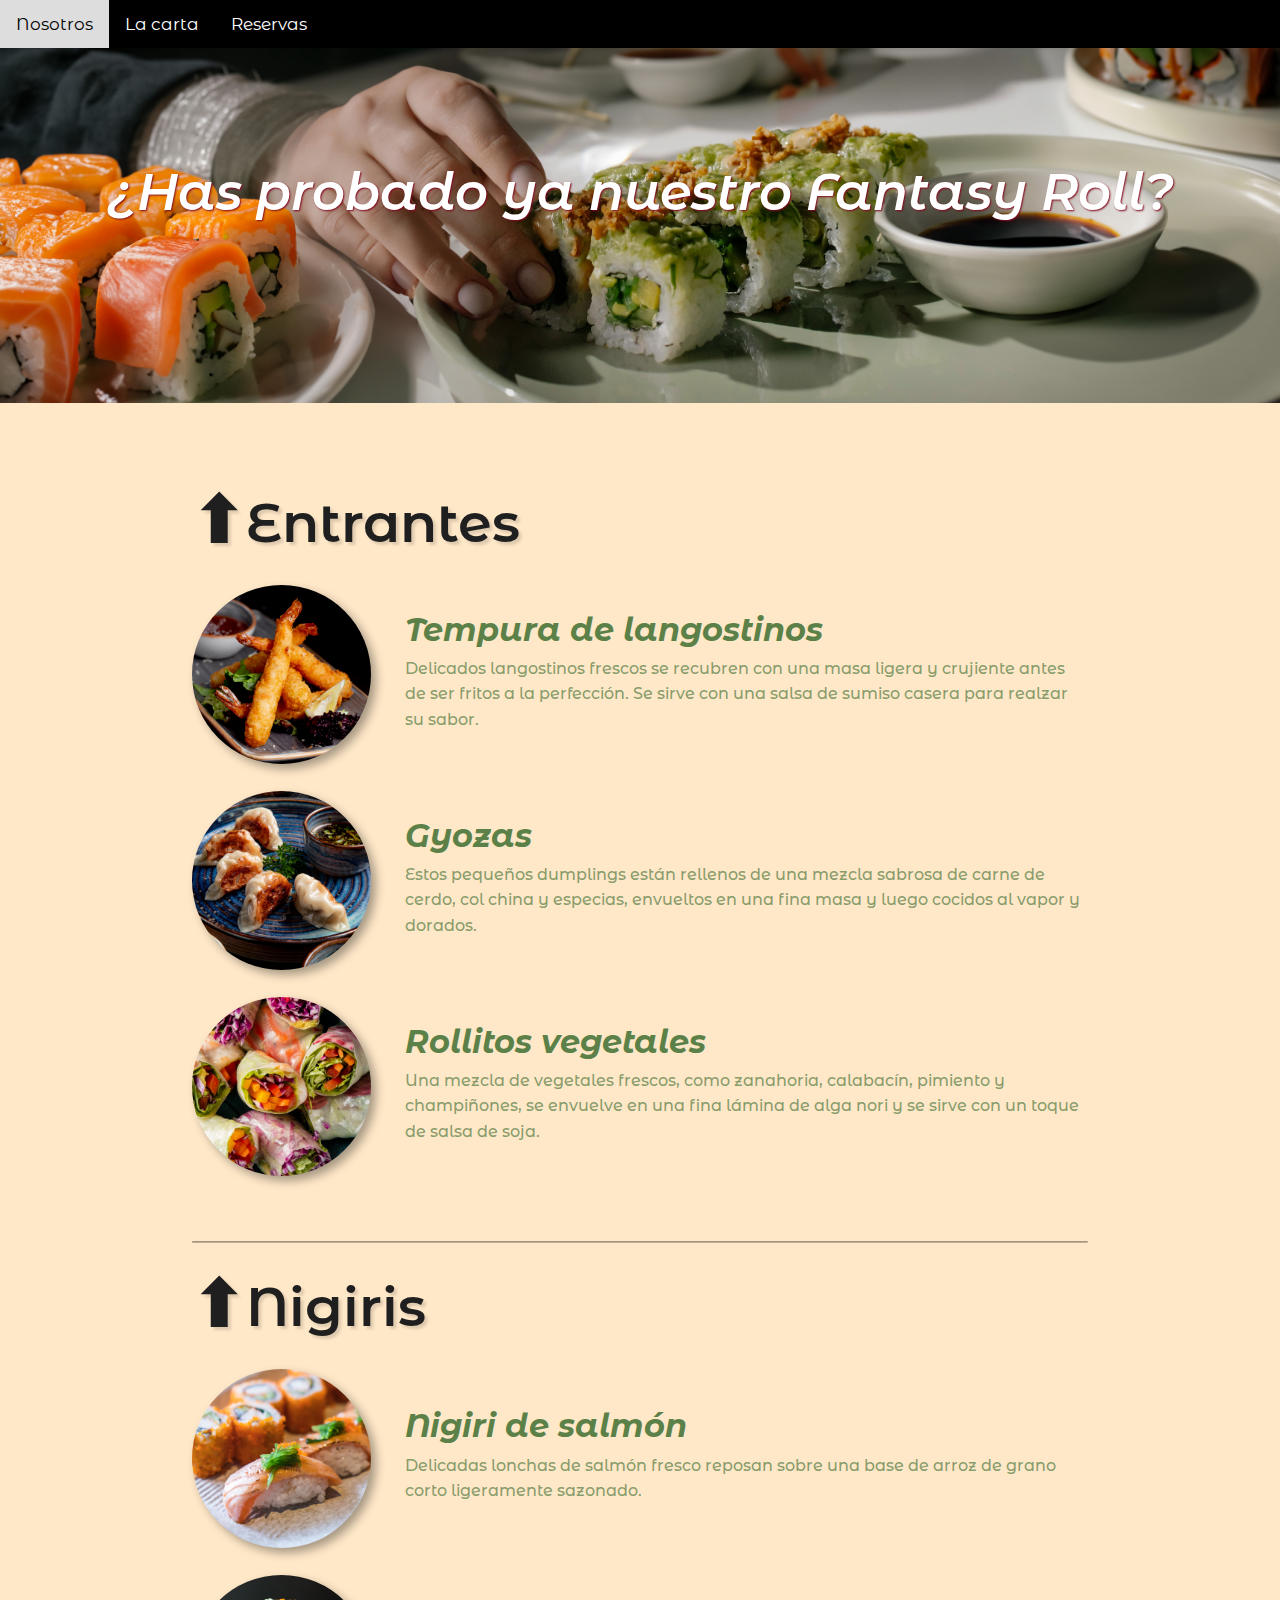
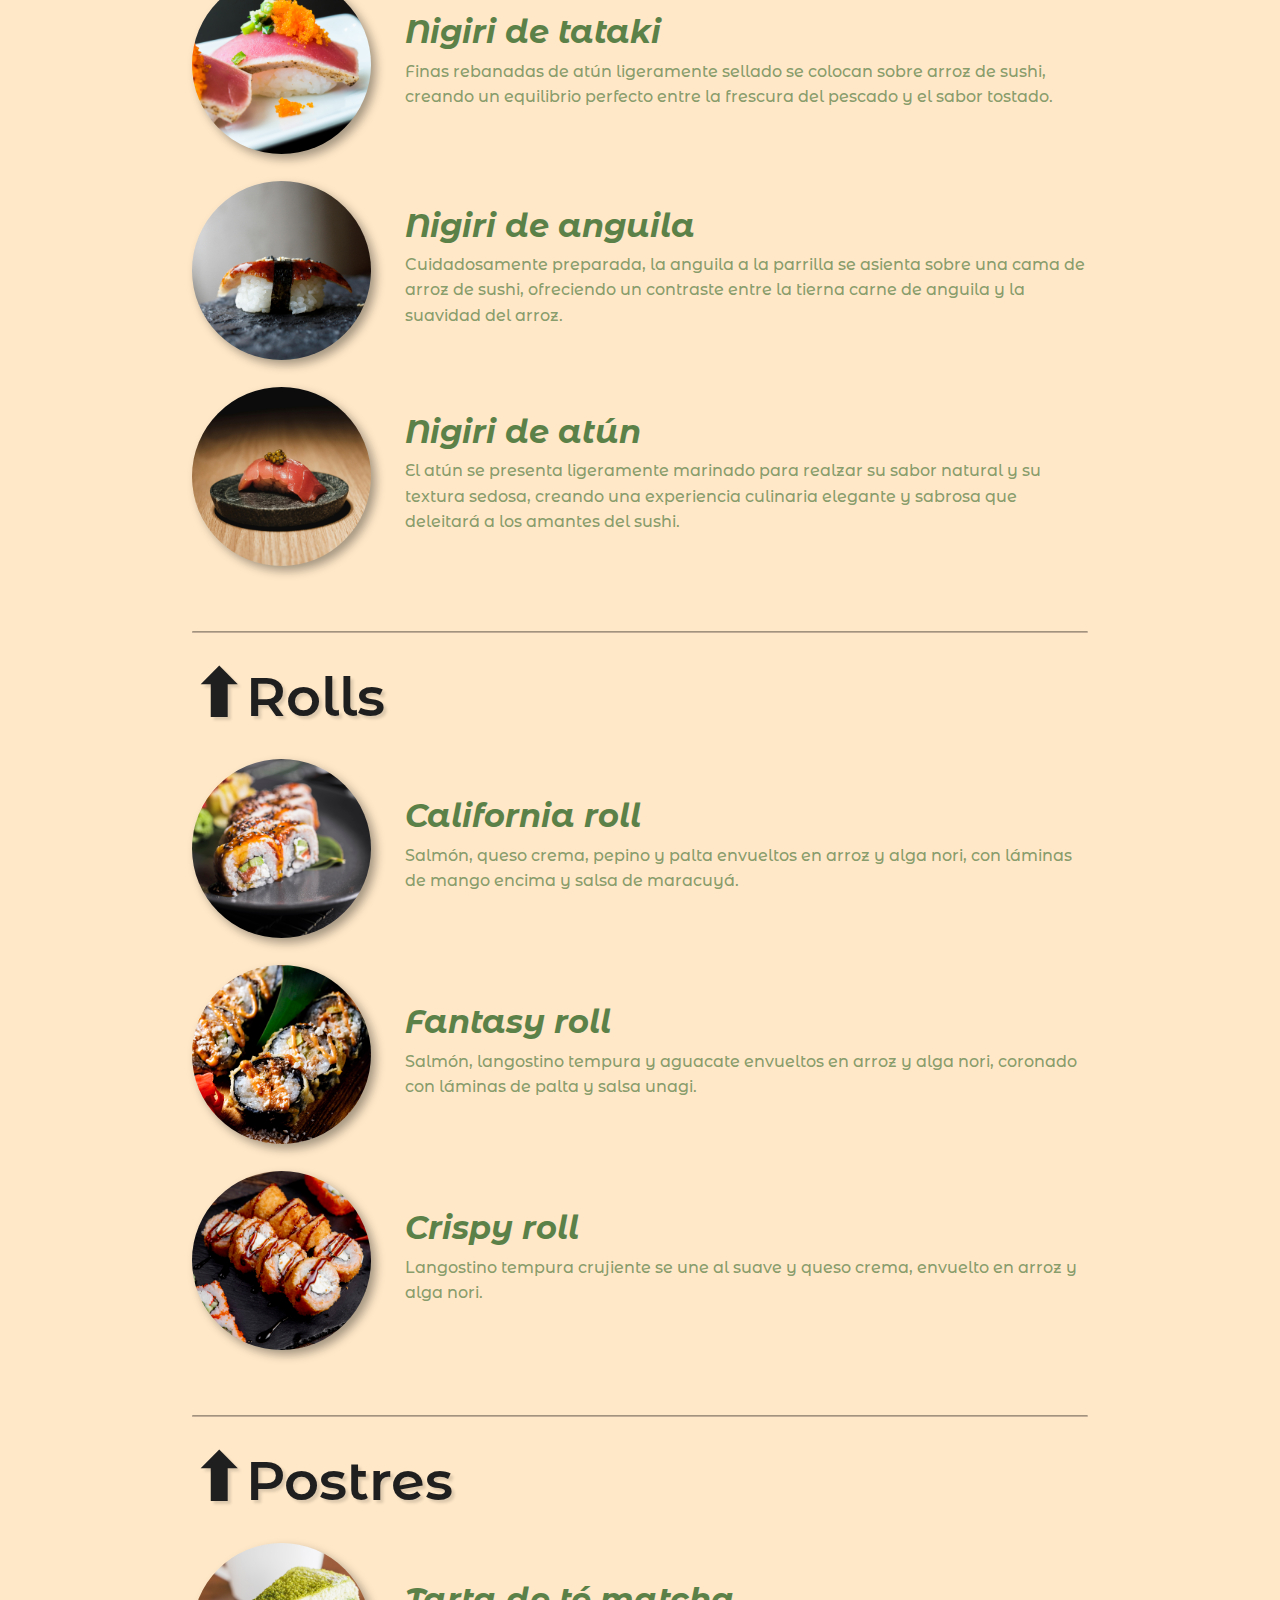
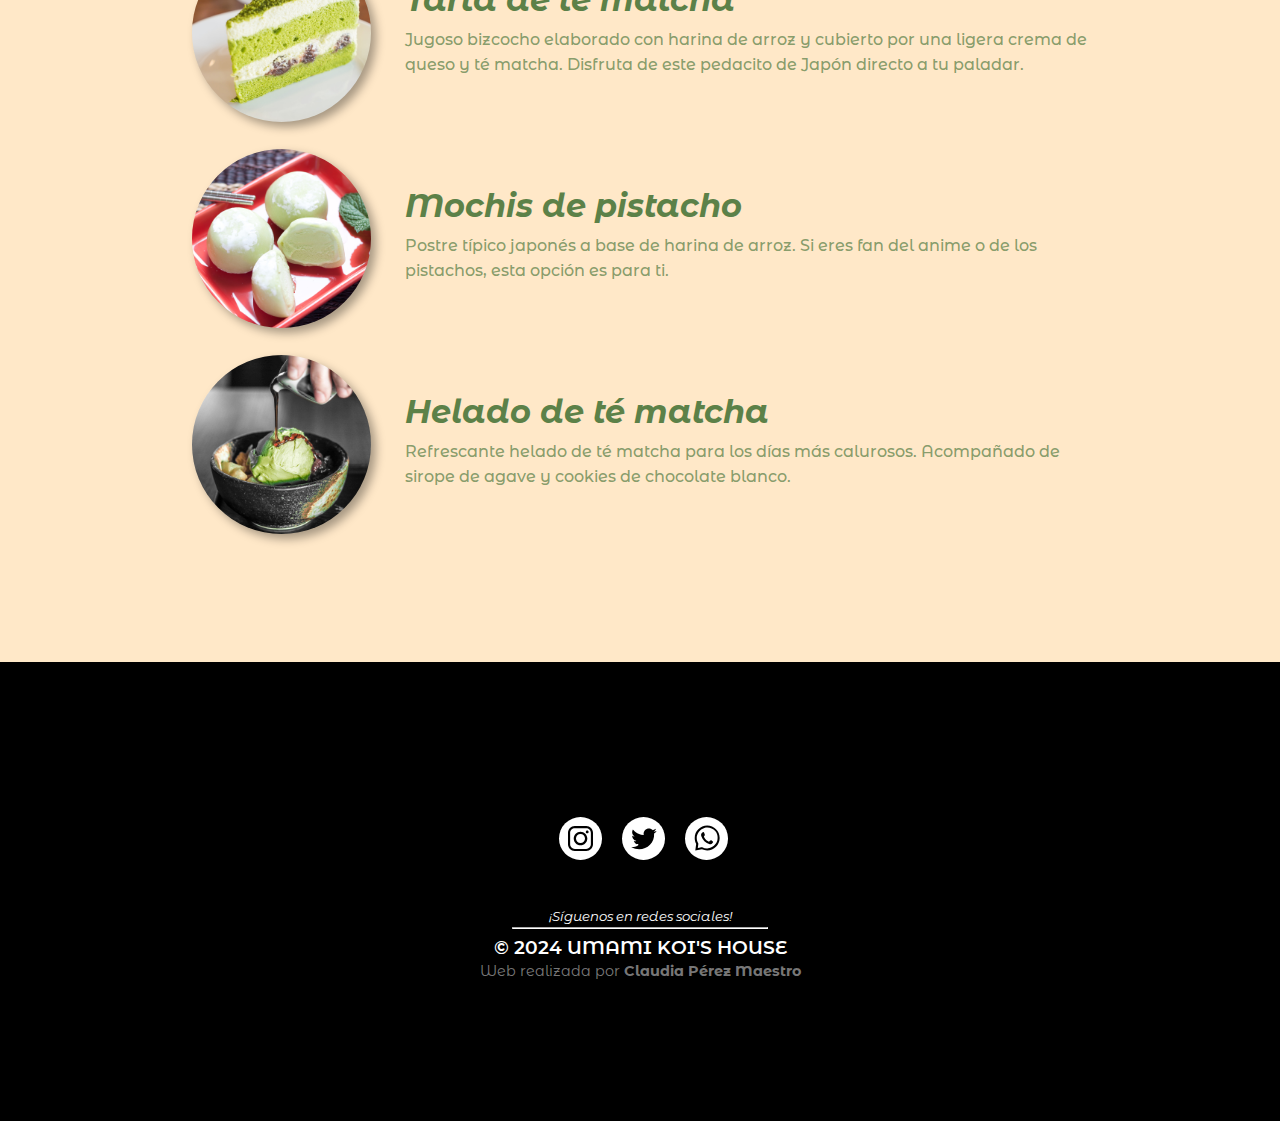
<file: carta.html>
<!DOCTYPE html>
<html>
  <head>
    <title>Página web restaurante saludable</title>
    <meta charset="utf-8" />
    <link rel="icon" type="image/png" href="Images\Favicon2.png">
    <meta name="viewport" content="width=device-width, initial-scale=1" />
    <link rel="stylesheet" href="css/estilos.css" />
    <link rel="preconnect" href="https://fonts.googleapis.com" />
    <link rel="preconnect" href="https://fonts.gstatic.com" crossorigin />
    <link
      href="https://fonts.googleapis.com/css2?family=Jost:ital,wght@0,100..900;1,100..900&family=Montserrat+Alternates:ital,wght@0,100;0,200;0,300;0,400;0,500;0,600;0,700;0,800;0,900;1,100;1,200;1,300;1,400;1,500;1,600;1,700;1,800;1,900&family=Quicksand:wght@300..700&display=swap"
      rel="stylesheet"
    />
  </head>

  <body>
    <header>
      <div class="topnav" id="myTopnav">
        <a href="index.html">Nosotros</a>
        <a href="carta.html">La carta</a>
        <a href="reservas.html">Reservas</a>
        <a href="#" class="icon" onclick="myFunction()">
          <span class="fa fa-bars"></span>
        </a>
      </div>
    </header>

    <main>
      <section class="pregunta_carta">
        <img src="Images\Carta_miniatura.jpg" width="100%" />

        <h1>¿Has probado ya nuestro Fantasy Roll?</h1>
      </section>

      <section class="carta">
        <details open>
          <summary>Entrantes</summary>
          <div class="foto_platos">
            <div class="Platos">
              <img src="Images\Tempura.jpg" width="20%" />
              <div class="explica">
                <h1>Tempura de langostinos</h1>
                <h5>
                  Delicados langostinos frescos se recubren con una masa ligera
                  y crujiente antes de ser fritos a la perfección. Se sirve con
                  una salsa de sumiso casera para realzar su sabor.
                </h5>
              </div>
            </div>

            <div class="Platos">
              <img src="Images\gyozas.jpg" width="20%" />
              <div class="explica">
                <h1>Gyozas</h1>
                <h5>
                  Estos pequeños dumplings están rellenos de una mezcla sabrosa
                  de carne de cerdo, col china y especias, envueltos en una fina
                  masa y luego cocidos al vapor y dorados.
                </h5>
              </div>
            </div>

            <div class="Platos">
              <img src="Images\rollitos.jpg" width="20%" />
              <div class="explica">
                <h1>Rollitos vegetales</h1>
                <h5>
                  Una mezcla de vegetales frescos, como zanahoria, calabacín,
                  pimiento y champiñones, se envuelve en una fina lámina de alga
                  nori y se sirve con un toque de salsa de soja.
                </h5>
              </div>
            </div>
          </div>
        </details>
        <hr />
        <details open>
          <summary>Nigiris</summary>
          <div class="foto_platos">
            <div class="Platos">
              <img src="Images\Nigiri salmon.jpg" width="20%" />
              <div class="explica">
                <h1>Nigiri de salmón</h1>
                <h5>
                  Delicadas lonchas de salmón fresco reposan sobre una base de
                  arroz de grano corto ligeramente sazonado.
                </h5>
              </div>
            </div>

            <div class="Platos">
              <img src="Images\Nigiri tataki.jpg" width="20%" />
              <div class="explica">
                <h1>Nigiri de tataki</h1>
                <h5>
                  Finas rebanadas de atún ligeramente sellado se colocan sobre
                  arroz de sushi, creando un equilibrio perfecto entre la
                  frescura del pescado y el sabor tostado.
                </h5>
              </div>
            </div>

            <div class="Platos">
              <img src="Images\Nigiri anguila.jpg" width="20%" />
              <div class="explica">
                <h1>Nigiri de anguila</h1>
                <h5>
                  Cuidadosamente preparada, la anguila a la parrilla se asienta
                  sobre una cama de arroz de sushi, ofreciendo un contraste
                  entre la tierna carne de anguila y la suavidad del arroz.
                </h5>
              </div>
            </div>

            <div class="Platos">
              <img src="Images\Nigiri atun.jpg" width="20%" />
              <div class="explica">
                <h1>Nigiri de atún</h1>
                <h5>
                  El atún se presenta ligeramente marinado para realzar su sabor
                  natural y su textura sedosa, creando una experiencia culinaria
                  elegante y sabrosa que deleitará a los amantes del sushi.
                </h5>
              </div>
            </div>
          </div>
        </details>

        <hr />
        <details open>
          <summary>Rolls</summary>

          <div class="foto_platos">
            <div class="Platos">
              <img src="Images\California.jpg" width="20%" />
              <div class="explica">
                <h1>California roll</h1>
                <h5>
                  Salmón, queso crema, pepino y palta envueltos en arroz y alga
                  nori, con láminas de mango encima y salsa de maracuyá.
                </h5>
              </div>
            </div>

            <div class="Platos">
              <img src="Images\roll2.jpg" width="20%" />
              <div class="explica">
                <h1>Fantasy roll</h1>
                <h5>
                  Salmón, langostino tempura y aguacate envueltos en arroz y
                  alga nori, coronado con láminas de palta y salsa unagi.
                </h5>
              </div>
            </div>

            <div class="Platos">
              <img src="Images\roll3.jpg" width="20%" />
              <div class="explica">
                <h1>Crispy roll</h1>
                <h5>
                  Langostino tempura crujiente se une al suave y queso crema,
                  envuelto en arroz y alga nori.
                </h5>
              </div>
            </div>
          </div>
        </details>
        <hr />
        <details open>
          <summary>Postres</summary>

          <div class="foto_platos">
            <div class="Platos">
              <img src="Images\tarta matcha.jpg" width="20%"/>
              <div class="explica">
                <h1>Tarta de té matcha</h1>
                <h5>
                  Jugoso bizcocho elaborado con harina de arroz y cubierto por una ligera crema de queso y té matcha. Disfruta de este pedacito de Japón directo a tu paladar.
                </h5>
              </div>
            </div>

            <div class="Platos">
              <img src="Images\mochi pistacho.jpg" width="20%" />
              <div class="explica">
                <h1>Mochis de pistacho</h1>
                <h5>
                  Postre típico japonés a base de harina de arroz. Si eres fan del anime o de los pistachos, esta opción es para ti.
                </h5>
              </div>
            </div>

            <div class="Platos">
              <img src="Images\Helado matcha.jpg" width="20%"/>
              <div class="explica">
                <h1>Helado de té matcha</h1>
                <h5>
                  Refrescante helado de té matcha para los días más calurosos. Acompañado de sirope de agave y cookies de chocolate blanco.
                </h5>
              </div>
            </div>
          </div>
        </details>
      </section>
    </main> 

    <footer>
      <div class="Redes_sociales">
        <a
          target="_blank"
          href="https://www.instagram.com/sumorestaurante/?hl=es"
        >
          <img src="Images\Insta.svg" />
        </a>
        <a
          target="_blank"
          href="https://twitter.com/i/flow/login?redirect_after_login=%2FSUMOTuit"
        >
          <img src="Images\Twitter.svg" />
        </a>
        <a target="_blank" href="whatsapp://send?">
          <img src="Images\Whatsapp.svg" />
        </a>
      </div>

      <div class="Textos_footer">
        <h5>¡Síguenos en redes sociales!</h5>
        <hr />
        <h3>© 2024 UMAMI KOI'S HOUSE</h3>
        <h6>Web realizada por <strong>Claudia Pérez Maestro</strong></h6>
      </div>
    </footer>
  </body>
</html>
</file>
<file: css/estilos.css>
* {
  margin: 0;
  padding: 0;
  box-sizing: border-box;
}

html {
  background-color: rgb(255, 232, 200);
}
body {
  background-color: rgb(255, 232, 200);
  min-height: 100%;
  height: 100vh;
  overflow-x: hidden;
}

.carta hr {
  border-color: rgba(94, 78, 75, 0.379);
  border-radius: 200px;
  margin-top: 5%;
}

.carta {
  color: rgb(31, 31, 31);
  font-family: "Montserrat Alternates", sans-serif;
  font-weight: 600;
  font-style: normal;
  margin-top: 20%;
  margin-left: 15%;
  margin-right: 15%;
  margin-bottom: 10%;
  display: flex;
  flex-direction: column;
  gap: 20px;
}

.carta summary {
  animation-duration: 3s;
  animation-name: slidein;
  font-size: 340%;
  font-style: normal;
  text-shadow: 3px 3px 3px rgba(0, 0, 0, 0.137);
}

.carta details summary:hover {
  color: rgb(255, 157, 9);
}

@keyframes slidein {
  from {
    margin-left: 100px;
    opacity: 0%;
  }

  to {
    opacity: 100%;
    animation-duration: 1s;
  }
}

.Platos img {
  animation-name: slidein;
  animation-duration: 3s;
  border-radius: 150px;
  margin-right: 2%;
  filter: drop-shadow(5px 5px 5px #00000058);
}

.Platos {
  display: flex;
  flex-direction: row;
  justify-content: flex-start;
  gap: 16px;
  align-items: center;
  margin-top: 3%;
  line-height: 160%;
}

.Platos h1 {
  font-size: 200%;
  font-style: italic;
  color: rgb(92, 129, 72);
}

.Platos h5 {
  margin-top: 2%;
  font-size: 100%;
  font-style: normal;
  font-weight: 500;
  color: rgba(92, 129, 72, 0.747);
}

@media (max-width: 768px) {
  .Platos h1 {
    font-size: 100%;
  }
}
@media (max-width: 768px) {
  .Platos h5 {
    font-size: 60%;
    line-height: 100%;
  }
}

.foto_platos {
  display: flex;
  flex-direction: column;
}
summary::marker {
  color: rgb(31, 31, 31);
  font-size: 1.2em;
}
summary {
  list-style-type: "★";
}
details[open] > summary {
  list-style-type: "⬆";
}

main {
  display: flex;
  flex-direction: column;
  align-items: center;
}

.Inicio {
  display: flex;
  flex-wrap: wrap;
  flex-direction: column;
  align-items: center;
  margin: 0 auto;
}

.item1 {
  width: 100%;
  position: absolute;
  margin-top: 30px;
  z-index: 1;
}

.item2 {
  width: 40%;
  position: relative;
  top: 80px;
  z-index: 3;
}
.Container_texto_mov {
  width: 100%;
  height: 20%;
  background-color: rgb(92, 129, 72);
  position: sticky;
  top: 0px;
  margin-top: 17%;
  overflow-x: hidden;
  z-index: 6;
  display: flex;
  flex-wrap: nowrap;
}
.Texto_mov {
  padding-top: 1%;
  padding-bottom: 1%;
  font-size: 2vw;
  color: rgb(255, 157, 9);
  -moz-text-shadow: 0px 0px 30px #ffffff;
  -webkit-text-shadow: 0px 0px 30px #ffffff;
  text-shadow: 0px 0px 30px #ffffff;
  text-shadow: 1px 1px 2px rgb(255, 255, 255);
  font-family: "Montserrat Alternates", sans-serif;
  font-weight: 600;
  font-style: normal;
  animation: mover;
  animation-duration: 10s;
  animation-iteration-count: infinite;
  animation-timing-function: linear;
}

@keyframes mover {
  from {
    transform: translateX(-1000px);
  }
  to {
    transform: translateX(2000px);
  }
}

@keyframes mover2 {
  from {
    transform: translateX(-400px);
  }
  to {
    transform: translateX(600px);
  }
}

@media (max-width: 768px) {
  .Texto_mov {
    padding-top: 5%;
    padding-bottom: 4%;
    font-size: 100%;
    animation: mover2;
    animation-duration: 10s;
    animation-iteration-count: infinite;
    animation-timing-function: linear;
  }
}

.carousel-item img {
  width: 100%;
  margin-top: -5%;
}

.pregunta_carta {
  display: flex;
  flex-wrap: nowrap;
  flex-direction: column;
  align-items: center;
  margin: 0 auto;
}

.pregunta_carta img {
  width: 100vw;
  position: absolute;
  z-index: 2;
}
.pregunta_carta h1 {
  text-shadow: 1px 1px 2px rgb(129, 8, 28);
  color: white;
  font-size: 4vw;
  font-family: "Montserrat Alternates", sans-serif;
  font-weight: 600;
  font-style: italic;
  position: relative;
  margin-top: 15%;
  z-index: 3;
  animation-duration: 3s;
  animation-name: slidein;
}

.topnav {
  font-family: "Montserrat Alternates", sans-serif;
  font-weight: 400;
  font-style: normal;
  width: 100vw;
  background-color: rgb(0, 0, 0);
  overflow: hidden;
  position: fixed;
  top: 0;
  z-index: 4;
}

/* Style the links inside the navigation bar */
.topnav a {
  float: left;
  display: block;
  text-align: center;
  padding: 14px 16px;
  text-decoration: none;
  font-size: 17px;
  color: rgb(255, 255, 255);
}

/* Change the color of links on hover */
.topnav a:hover {
  background-color: #ddd;
  color: black;
}

/* Add an active class to highlight the current page */
.active {
  color: rgb(255, 255, 255);
}

/* Hide the link that should open and close the topnav on small screens */
.topnav .icon {
  display: none;
}

/* When the screen is less than 600 pixels wide, hide all links, except for the first one ("Home"). Show the link that contains should open and close the topnav (.icon) */
@media screen and (max-width: 600px) {
  .topnav a:not(:first-child) {
    display: none;
  }
  .topnav a.icon {
    float: right;
    display: block;
  }
}

/* The "responsive" class is added to the topnav with JavaScript when the user clicks on the icon. This class makes the topnav look good on small screens (display the links vertically instead of horizontally) */
@media screen and (max-width: 600px) {
  .topnav.responsive {
    position: relative;
  }
  .topnav.responsive a.icon {
    position: absolute;
    right: 0;
    top: 0;
  }
  .topnav.responsive a {
    float: none;
    display: block;
    text-align: left;
  }
}

footer {
  width: 100vw;
  background-color: black;
  display: flex;
  flex-direction: column;
  align-items: center;
  justify-content: center;
  align-content: center;
  padding: 10%;
  gap: 30px;
}

.Redes_sociales {
  display: flex;
  flex-direction: row;
  justify-content: center;
  gap: 3%;
}

.Redes_sociales a {
  width: 4%;
  margin-top: 3%;
  margin-bottom: 1.5%;
}

.Redes_sociales a img {
  width: 120%;
}

.Redes_sociales a:hover {
  opacity: 60%;
}

.Textos_footer hr {
  width: 80%;
  border-color: rgb(255, 255, 255);
}

.Textos_footer {
  display: flex;
  flex-direction: column;
  align-items: center;
}

footer h3 {
  padding-top: 2%;
  color: rgb(255, 255, 255);
  font-family: "Montserrat Alternates", sans-serif;
  font-weight: 600;
  font-style: normal;
}

footer h5 {
  padding-bottom: 1%;
  color: rgb(255, 255, 255);
  font-family: "Montserrat Alternates", sans-serif;
  font-weight: 400;
  font-style: italic;
}

footer h6 {
  padding-top: 1%;
  padding-bottom: 4%;
  font-size: 90%;
  color: rgba(255, 255, 255, 0.479);
  font-family: "Montserrat Alternates", sans-serif;
  font-weight: 400;
  font-style: normal;
}

@media (max-width: 768px) {
  footer h3 {
    font-size: 130%;
  }
}

@media (max-width: 768px) {
  .Redes_sociales {
    gap: 8%;
  }
}

@media (max-width: 768px) {
  .Redes_sociales a {
    width: 10%;
    margin-top: 10%;
    margin-bottom: 5%;
  }
}

.filosofia {
  height: 90%;
  background-color: rgb(255, 232, 200);
  display: flex;
  flex-direction: row;
}

.filosofia img {
  height: 90vh;
}
.texto_filosofia {
  margin-top: 10%;
  margin-left: 5%;
  margin-right: 20%;
}
.texto_filosofia h1 {
  text-shadow: 3px 3px 3px rgba(0, 0, 0, 0.144);
  color: rgb(31, 31, 31);
  font-family: "Montserrat Alternates", sans-serif;
  font-weight: 600;
  font-size: 400%;
  font-style: normal;
  
}

.texto_filosofia h3 {
  color: rgb(71, 71, 71);
  font-family: "Montserrat Alternates", sans-serif;
  font-weight: 400;
  font-size: 100%;
  font-style: normal;
  line-height: 130%;
}
.texto_filosofia h3 strong {
  color: rgb(92, 129, 72);
}
.knowmore {
  margin-top: 10%;
  width: 70%;
  border-radius: 3px;
  background-color: rgb(92, 129, 72);
  filter: drop-shadow(5px 5px 5px #00000046);
  margin-bottom: 15%;
  text-align: center;
  display: flex;
  flex-direction: column;
  justify-content: center;
}

.knowmore a {
  padding: 6%;
  color: #ffffff;
  font-family: "Montserrat Alternates", sans-serif;
  font-weight: 600;
  font-size: 120%;
  font-style: italic;
  line-height: 130%;
}

.knowmore a:hover {
  color: rgb(255, 255, 255);
}

.knowmore :hover {
  background-color: rgb(255, 157, 9);
}

@media (max-width: 768px) {
  .filosofia {
    flex-direction: column-reverse;
  }

  .filosofia img {
    max-width: 100%;
    height: auto;
    width: 100%;
    overflow: hidden;
  }
}

@media (max-width: 768px) {
  .knowmore a {
    font-size: 90%;
    overflow: hidden;
  }
}

.Text_slides {
  width: 100vw;

  padding: 5%;
  text-align: center;
  text-shadow: 3px 3px 3px rgba(0, 0, 0, 0.144);
  color: rgb(92, 129, 72);
  font-family: "Montserrat Alternates", sans-serif;
  font-weight: 600;
  font-size: 300%;
  font-style: italic;
}

.barrita {
  height: 3%;
  width: 100vw;
  background-color: rgb(255, 157, 9);
}

.barrita span {
  color: rgb(255, 157, 9);
}

.pag_reserva {
  background-color: rgb(92, 129, 72);
  width: 100vw;
  display: flex;
  flex-direction: row;
}
@media (max-width: 768px) {
  .pag_reserva {
    display: flex;
    flex-direction: column;
    
  }
  }

.pag_reserva img {
  width: 40vw;
 
}

@media (max-width: 768px) {
  .pag_reserva img {
    width: 50%;
    margin-bottom: 10%;
    border-radius: 20px;
    
  }
}

.reserva {
  width: 60vw;
  background-color: rgb(92, 129, 72);
  background-size: cover;
  display: flex;
  flex-direction: column;
  align-items: center;
  padding-top: 10%;
  padding-bottom: 15%;
}

.reserva fieldset {
  display: flex;
  flex-direction: column;
  align-items: center;
}


.reserva h2 {
  color: #ffffff;
  font-family: "Montserrat Alternates", sans-serif;
  font-weight: 600;
  font-size: 400%;
  font-style: normal;
}

@media (max-width: 768px) {
  .reserva h2 {
    font-size: 200%;
    margin-top: 15%;
  }
}

.reserva fieldset input {
  border-radius: 20px;
  border-color: rgb(255, 157, 9);
  width: 25vw;
  padding: 6%;
  margin: 5%;
  font-family: "Montserrat Alternates", sans-serif;
  font-weight: 400;
  font-size: 100%;
  font-style: normal;
  filter: drop-shadow(5px 5px 5px #00000046);
}

.reserva fieldset label {
  color: #ffffff;
  margin-top: 5%;
  font-family: "Montserrat Alternates", sans-serif;
  font-weight: 600;
  font-size: 100%;
  font-style: italic;
}

.reserva button {
  color: rgb(255, 255, 255);
  background-color: rgb(255, 157, 9);
  border-color: rgb(255, 157, 9);
  border-radius: 20px;
  padding: 1%;
  margin-top: 2%;
  font-family: "Montserrat Alternates", sans-serif;
  font-weight: 600;
  font-size: 100%;
  font-style: normal;
  filter: drop-shadow(5px 5px 5px #00000046);
}

.reserva button:hover {
  color: rgb(255, 255, 255);
  background-color: rgb(212, 52, 52);
  border-color: rgb(255, 157, 9);
  border-radius: 20px;
  padding: 1%;
  margin-top: 2%;
  font-family: "Montserrat Alternates", sans-serif;
  font-weight: 600;
  font-size: 100%;
  font-style: normal;
  filter: drop-shadow(5px 5px 5px #00000046);
}
</file>
